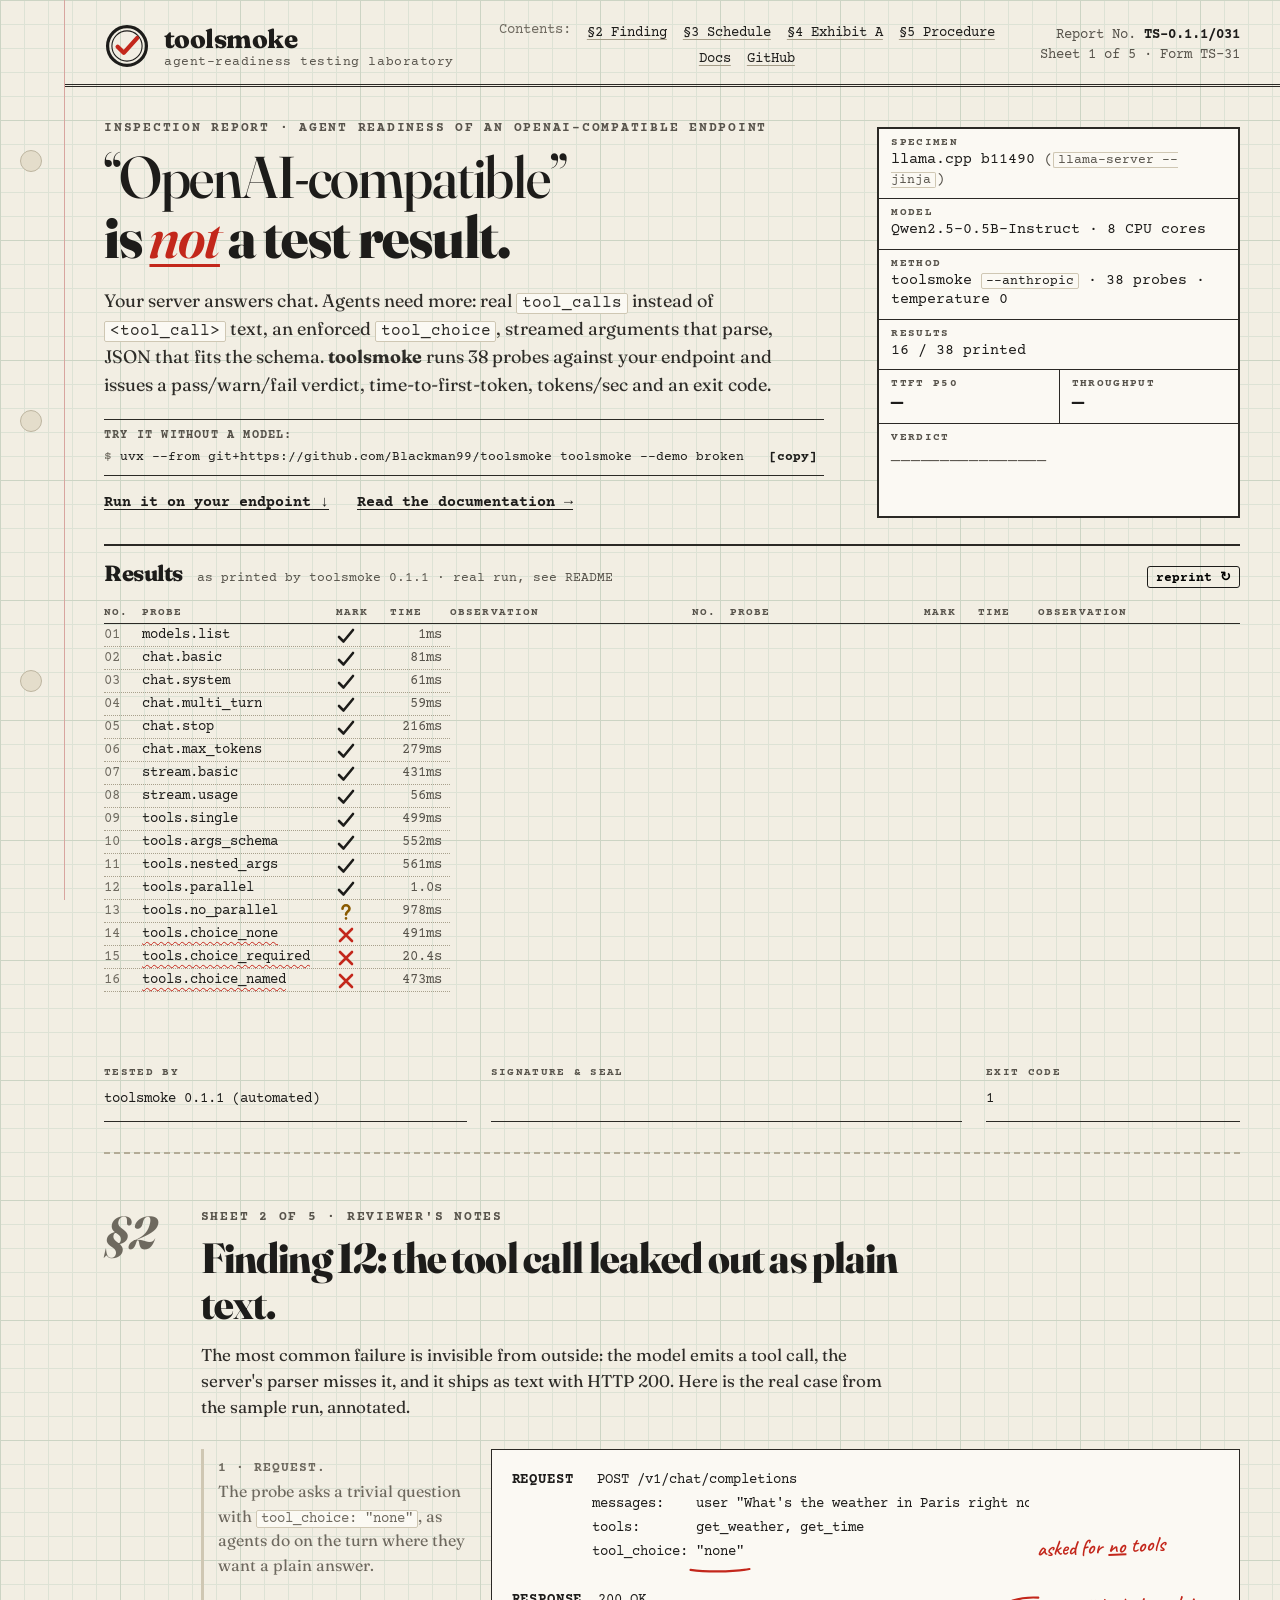
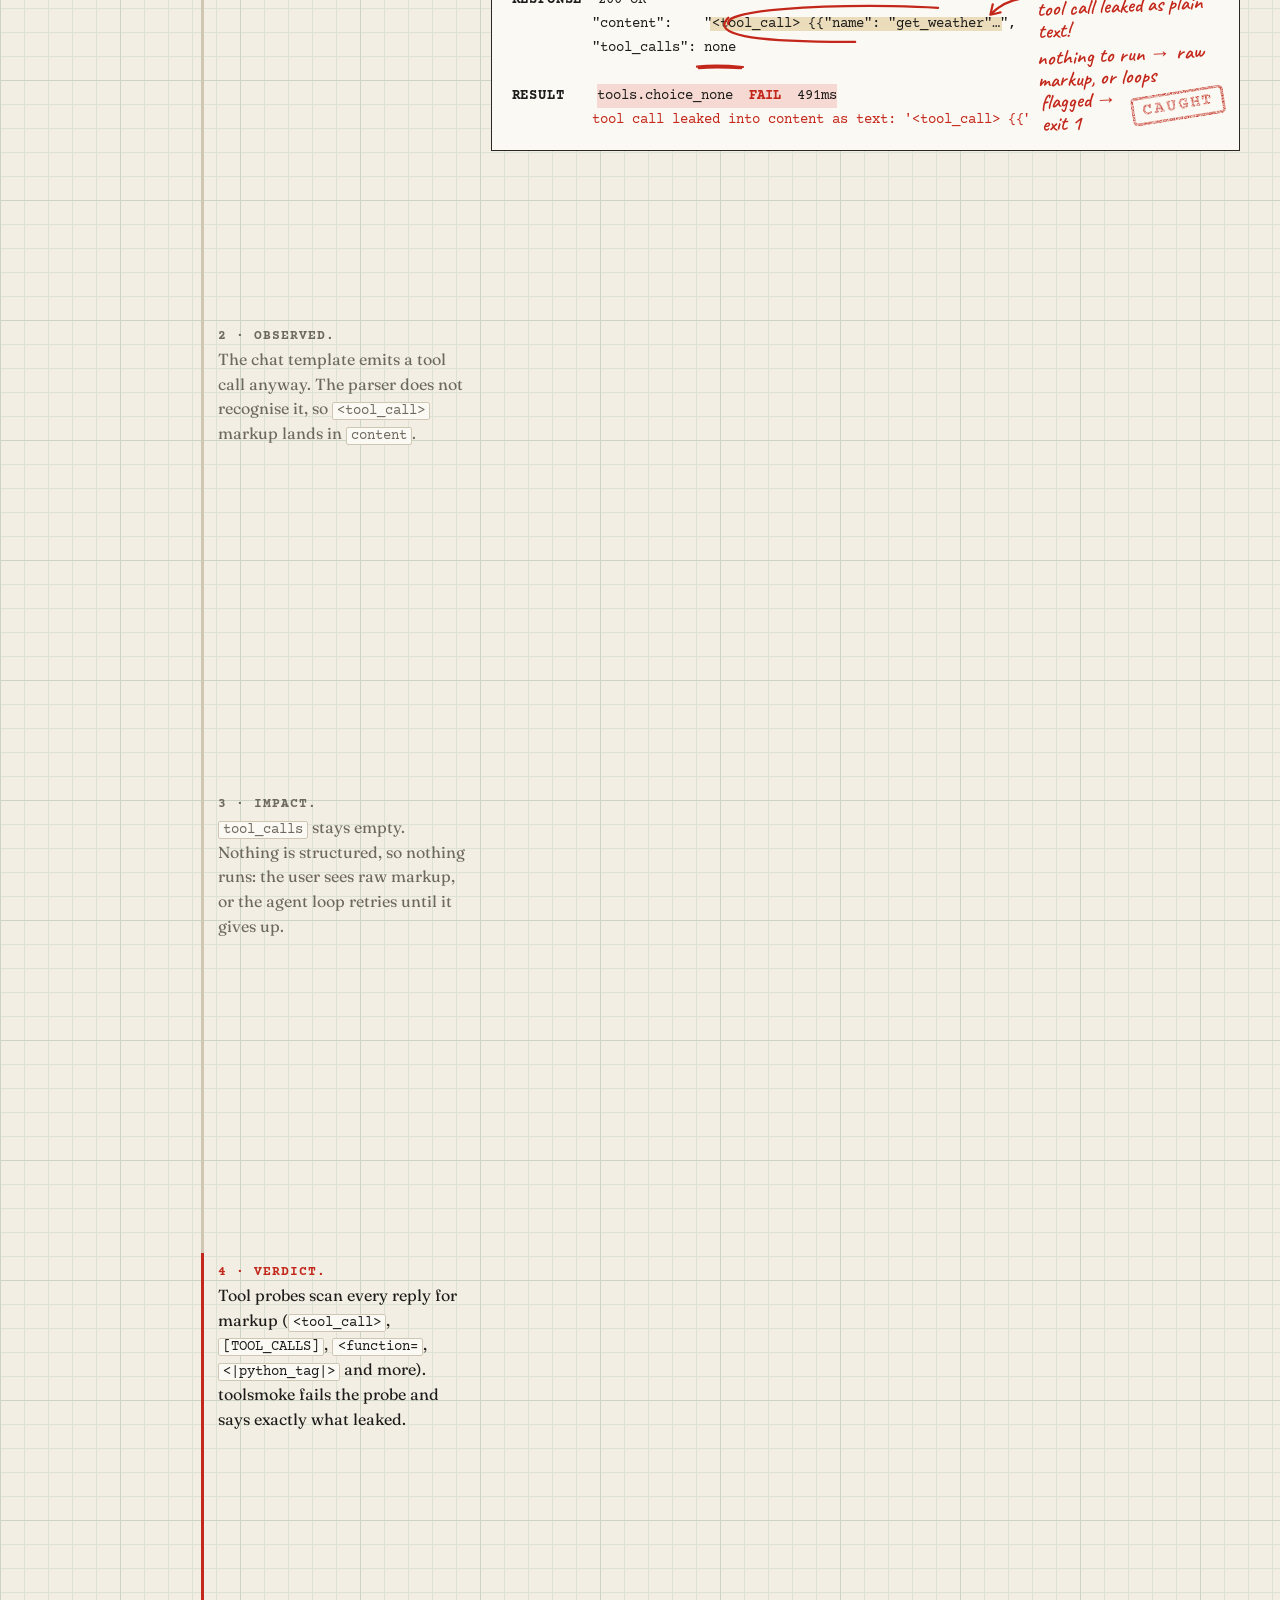
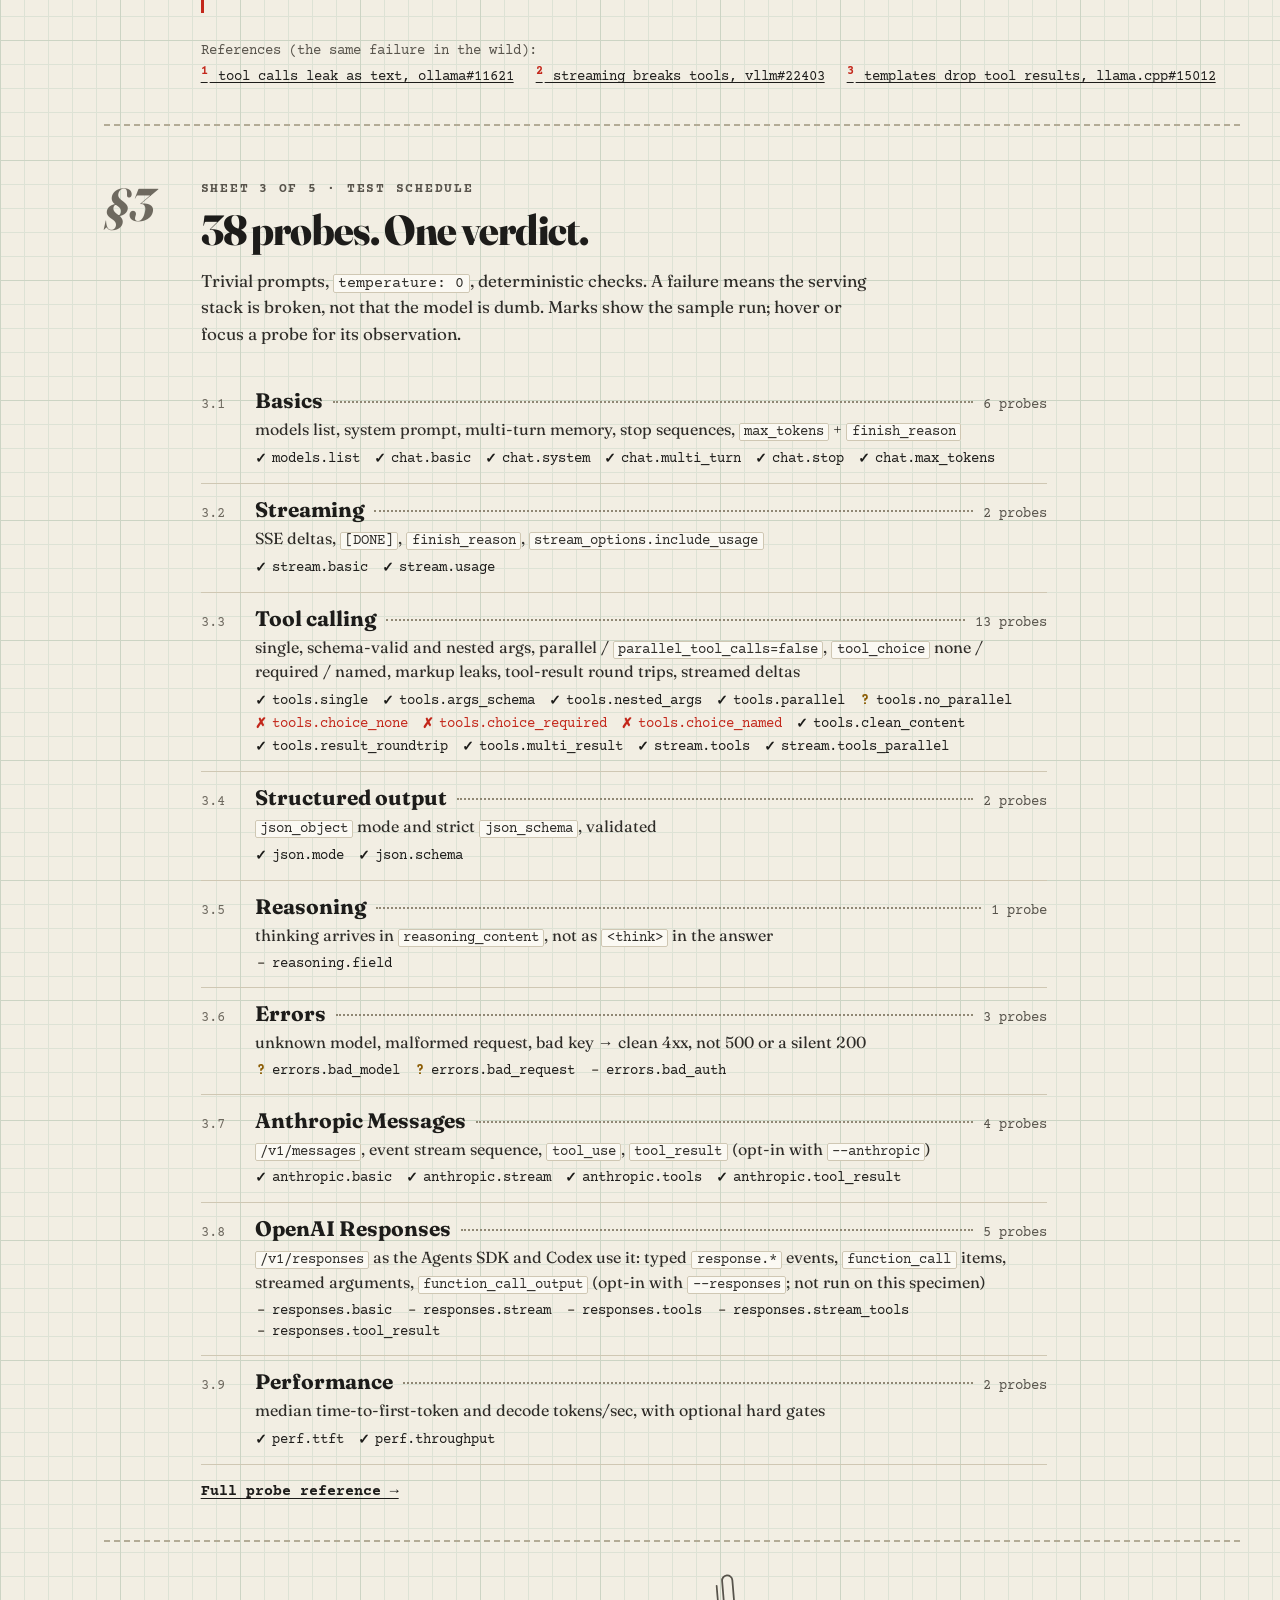
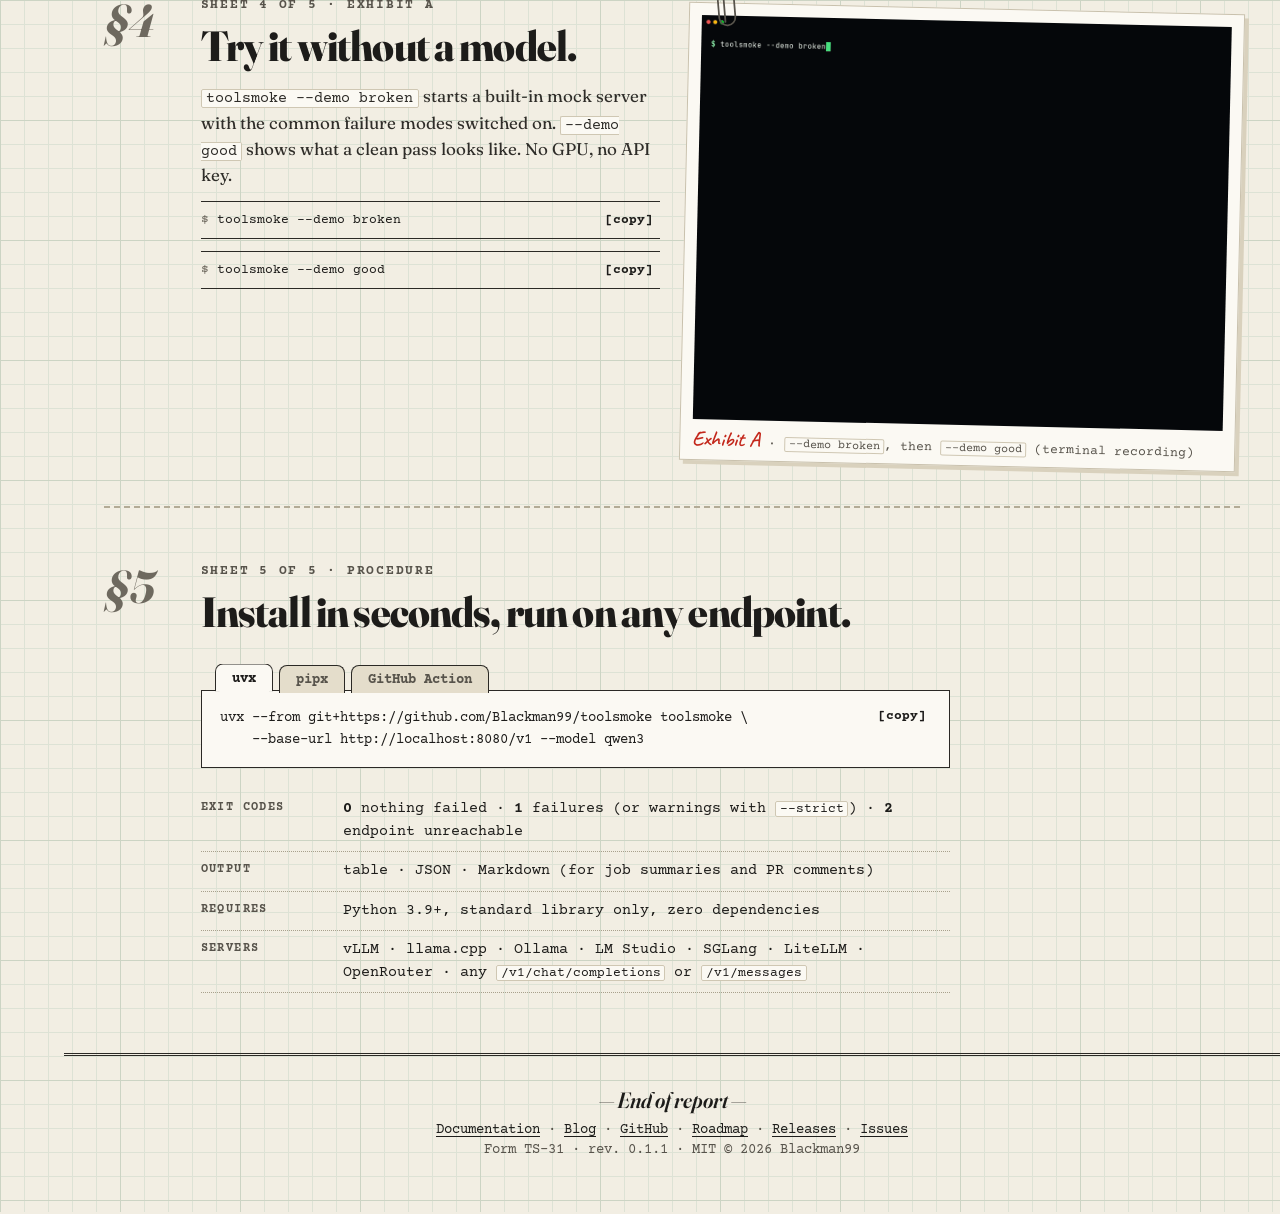
<file: site/index.html>
<!doctype html>
<html lang="en">
<head>
<meta charset="utf-8">
<meta name="viewport" content="width=device-width, initial-scale=1">
<title>toolsmoke: does your LLM endpoint actually work for agents?</title>
<meta name="description" content="Tell you in one command whether your LLM endpoint actually works for agents (tool calling, streaming, structured output) and how fast it is.">
<link rel="canonical" href="https://blackman99.github.io/toolsmoke/">
<meta property="og:type" content="website">
<meta property="og:site_name" content="toolsmoke">
<meta property="og:title" content="toolsmoke: does your LLM endpoint actually work for agents?">
<meta property="og:description" content="Tell you in one command whether your LLM endpoint actually works for agents (tool calling, streaming, structured output) and how fast it is.">
<meta property="og:url" content="https://blackman99.github.io/toolsmoke/">
<meta property="og:image" content="https://blackman99.github.io/toolsmoke/social-preview.png">
<meta property="og:image:type" content="image/png">
<meta property="og:image:width" content="1280">
<meta property="og:image:height" content="640">
<meta property="og:image:alt" content="toolsmoke: one command tells you whether your LLM endpoint works for agents, with a pass/warn/fail probe table">
<meta name="twitter:card" content="summary_large_image">
<meta name="twitter:title" content="toolsmoke: does your LLM endpoint actually work for agents?">
<meta name="twitter:description" content="Tell you in one command whether your LLM endpoint actually works for agents (tool calling, streaming, structured output) and how fast it is.">
<meta name="twitter:image" content="https://blackman99.github.io/toolsmoke/social-preview.png">
<meta name="twitter:image:alt" content="toolsmoke: one command tells you whether your LLM endpoint works for agents, with a pass/warn/fail probe table">
<meta name="theme-color" content="#f2eee3">
<link rel="icon" href="favicon.svg" type="image/svg+xml">
<link rel="preload" href="fonts/fraunces.woff2" as="font" type="font/woff2" crossorigin>
<link rel="preload" href="fonts/courier-prime-regular.woff2" as="font" type="font/woff2" crossorigin>
<link rel="stylesheet" href="style.css">
</head>
<body>
<a class="skip" href="#report">Skip to the report</a>
<div class="holes" aria-hidden="true"><i></i><i></i><i></i></div>

<header class="letterhead">
  <a class="mark" href="#report">
    <svg viewBox="0 0 64 64" width="46" height="46" aria-hidden="true"><circle cx="32" cy="32" r="27" fill="none" stroke="currentColor" stroke-width="4.5"/><circle cx="32" cy="32" r="21" fill="none" stroke="currentColor" stroke-width="1.5"/><path d="M19 33l8.5 8.5L46 21" fill="none" stroke="#c3271b" stroke-width="6" stroke-linecap="round" stroke-linejoin="round"/></svg>
    <span class="lab"><b>toolsmoke</b><small>agent-readiness testing laboratory</small></span>
  </a>
  <nav class="contents" aria-label="Contents">
    <span class="lbl">Contents:</span>
    <a href="#findings">§2 Finding</a>
    <a href="#schedule">§3 Schedule</a>
    <a href="#exhibit">§4 Exhibit A</a>
    <a href="#procedure">§5 Procedure</a>
    <a href="docs/">Docs</a>
    <a href="https://github.com/Blackman99/toolsmoke">GitHub</a>
  </nav>
  <p class="refno">Report&nbsp;No. <b>TS-0.1.1/031</b><br>Sheet 1 of 5 · Form TS-31</p>
</header>

<main id="report">
<section class="s-head" aria-labelledby="title">
  <div class="title">
    <p class="kicker">Inspection report · agent readiness of an OpenAI-compatible endpoint</p>
    <h1 id="title"><span class="q">“OpenAI&#8209;compatible”</span> is <em>not</em> a test result.</h1>
    <p class="lede">Your server answers chat. Agents need more: real <code>tool_calls</code> instead of <code>&lt;tool_call&gt;</code> text, an enforced <code>tool_choice</code>, streamed arguments that parse, JSON that fits the schema. <strong>toolsmoke</strong> runs 38 probes against your endpoint and issues a pass/warn/fail verdict, time-to-first-token, tokens/sec and an exit code.</p>
    <div class="typed" data-copy>
      <span class="typed-lbl">Try it without a model:</span>
      <code><span class="pr">$</span> uvx --from git+https://github.com/Blackman99/toolsmoke toolsmoke --demo broken</code>
      <button class="copy" type="button" aria-label="Copy command">[copy]</button>
    </div>
    <p class="go"><a href="#procedure">Run it on your endpoint ↓</a><a href="docs/">Read the documentation →</a></p>
  </div>

  <dl class="form" aria-label="Report particulars">
    <div><dt>Specimen</dt><dd>llama.cpp b11490 <span>(<code>llama-server --jinja</code>)</span></dd></div>
    <div><dt>Model</dt><dd>Qwen2.5-0.5B-Instruct · 8 CPU cores</dd></div>
    <div><dt>Method</dt><dd>toolsmoke <code>--anthropic</code> · 38 probes · temperature 0</dd></div>
    <div><dt>Results</dt><dd id="f-results">awaiting print</dd></div>
    <div class="half"><dt>TTFT p50</dt><dd id="f-ttft">—</dd></div><div class="half h2"><dt>Throughput</dt><dd id="f-tps">—</dd></div>
    <div class="verdict"><dt>Verdict</dt><dd><span id="f-verdict"><span class="blank">________________</span></span>
      <span class="stamp" id="stamp" aria-hidden="true"><b>NOT AGENT&#8209;READY</b><small>3 failing probes · exit 1</small></span></dd>
    </div>
  </dl>
</section>

<section class="s-results" aria-labelledby="res-h">
  <div class="res-bar">
    <h2 id="res-h">Results <small>as printed by toolsmoke 0.1.1 · real run, see README</small></h2>
    <button class="reprint" id="reprint" type="button">reprint ↻</button>
  </div>
  <div class="res-head" aria-hidden="true"><div class="rh"><span>No.</span><span>Probe</span><span>Mark</span><span>Time</span><span>Observation</span></div><div class="rh"><span>No.</span><span>Probe</span><span>Mark</span><span>Time</span><span>Observation</span></div></div>
  <ol class="results" id="results" aria-label="Probe results"></ol>
  <p class="summary" id="summary" aria-live="polite"></p>
  <div class="sign">
    <div><span class="lbl">Tested by</span><span class="val">toolsmoke 0.1.1 (automated)</span></div>
    <div class="sig"><span class="lbl">Signature &amp; seal</span><span class="hand" id="sig">toolsmoke</span><img class="seal" id="seal" src="seal.svg" alt="toolsmoke inspection seal" width="112" height="112" loading="lazy" decoding="async"></div>
    <div><span class="lbl">Exit code</span><span class="val">1</span></div>
  </div>
</section>

<section class="s-find" id="findings" aria-labelledby="find-h">
  <div class="sec-no" aria-hidden="true">§2</div>
  <header class="sec-title">
    <p class="kicker">Sheet 2 of 5 · reviewer's notes</p>
    <h2 id="find-h">Finding 12: the tool call leaked out as plain text.</h2>
    <p class="intro">The most common failure is invisible from outside: the model emits a tool call, the server's parser misses it, and it ships as text with HTTP 200. Here is the real case from the sample run, annotated.</p>
  </header>
  <ol class="log" id="log">
    <li data-step="1"><b>1 · Request.</b> The probe asks a trivial question with <code>tool_choice: "none"</code>, as agents do on the turn where they want a plain answer.</li>
    <li data-step="2"><b>2 · Observed.</b> The chat template emits a tool call anyway. The parser does not recognise it, so <code>&lt;tool_call&gt;</code> markup lands in <code>content</code>.</li>
    <li data-step="3"><b>3 · Impact.</b> <code>tool_calls</code> stays empty. Nothing is structured, so nothing runs: the user sees raw markup, or the agent loop retries until it gives up.</li>
    <li data-step="4"><b>4 · Verdict.</b> Tool probes scan every reply for markup (<code>&lt;tool_call&gt;</code>, <code>[TOOL_CALLS]</code>, <code>&lt;function=</code>, <code>&lt;|python_tag|&gt;</code> and more). toolsmoke fails the probe and says exactly what leaked.</li>
  </ol>
  <div class="exhibit-text" id="sheet2" data-step="1" aria-label="Annotated request and response">
<pre><span class="h">REQUEST</span>   POST /v1/chat/completions
          messages:    user "What's the weather in Paris right now?"
          tools:       get_weather, get_time
          tool_choice: <span class="ann a1">"none"<svg viewBox="0 0 100 30" preserveAspectRatio="none" aria-hidden="true"><path pathLength="1" d="M4 22c22 5 62 6 92-2"/></svg></span>

<span class="h">RESPONSE</span>  200 OK
          "content":    "<span class="ann a2"><mark>&lt;tool_call&gt; {{"name": "get_weather"…</mark><svg viewBox="0 0 100 40" preserveAspectRatio="none" aria-hidden="true"><path pathLength="1" d="M8 20C6 6 40 2 62 3s38 7 35 18-30 17-55 16S2 31 8 14"/></svg></span>",
          "tool_calls": <span class="ann a3">none<svg viewBox="0 0 100 30" preserveAspectRatio="none" aria-hidden="true"><path pathLength="1" d="M2 24c30-4 60-3 96 1M6 28c28-3 56-2 88 0"/></svg></span>

<span class="h">RESULT</span>    <span class="ann a4">tools.choice_none  <span class="f">FAIL</span>  491ms</span>
          <span class="obs">tool call leaked into content as text: '&lt;tool_call&gt; {{"name": "get_weather"…</span></pre>
    <p class="note n1" aria-hidden="true">asked for <u>no</u> tools</p>
    <p class="note n2" aria-hidden="true"><svg class="arrow" viewBox="0 0 60 30" aria-hidden="true"><path pathLength="1" d="M58 6C40 4 20 8 6 22M6 22l3-11M6 22l11-2"/></svg>tool call leaked as plain text!</p>
    <p class="note n3" aria-hidden="true">nothing to run → raw markup, or loops</p>
    <p class="note n4" aria-hidden="true">flagged → exit&nbsp;1</p>
    <div class="caught" aria-hidden="true">CAUGHT</div>
  </div>
  <p class="refs"><span class="lbl">References (the same failure in the wild):</span>
    <a href="https://github.com/ollama/ollama/issues/11621"><sup>1</sup> tool calls leak as text, ollama#11621</a>
    <a href="https://github.com/vllm-project/vllm/issues/22403"><sup>2</sup> streaming breaks tools, vllm#22403</a>
    <a href="https://github.com/ggml-org/llama.cpp/issues/15012"><sup>3</sup> templates drop tool results, llama.cpp#15012</a></p>
</section>

<section class="s-sched" id="schedule" aria-labelledby="sched-h">
  <div class="sec-no" aria-hidden="true">§3</div>
  <header class="sec-title">
    <p class="kicker">Sheet 3 of 5 · test schedule</p>
    <h2 id="sched-h">38 probes. One verdict.</h2>
    <p class="intro">Trivial prompts, <code>temperature: 0</code>, deterministic checks. A failure means the serving stack is broken, not that the model is dumb. Marks show the sample run; hover or focus a probe for its observation.</p>
  </header>
  <ol class="sched" id="sched">
    <li data-g="basics"><span class="gn">3.1</span><span class="gt">Basics</span><span class="lead" aria-hidden="true"></span><span class="gc"></span><p>models list, system prompt, multi-turn memory, stop sequences, <code>max_tokens</code> + <code>finish_reason</code></p></li>
    <li data-g="streaming"><span class="gn">3.2</span><span class="gt">Streaming</span><span class="lead" aria-hidden="true"></span><span class="gc"></span><p>SSE deltas, <code>[DONE]</code>, <code>finish_reason</code>, <code>stream_options.include_usage</code></p></li>
    <li data-g="tools"><span class="gn">3.3</span><span class="gt">Tool calling</span><span class="lead" aria-hidden="true"></span><span class="gc"></span><p>single, schema-valid and nested args, parallel / <code>parallel_tool_calls=false</code>, <code>tool_choice</code> none / required / named, markup leaks, tool-result round trips, streamed deltas</p></li>
    <li data-g="structured"><span class="gn">3.4</span><span class="gt">Structured output</span><span class="lead" aria-hidden="true"></span><span class="gc"></span><p><code>json_object</code> mode and strict <code>json_schema</code>, validated</p></li>
    <li data-g="reasoning"><span class="gn">3.5</span><span class="gt">Reasoning</span><span class="lead" aria-hidden="true"></span><span class="gc"></span><p>thinking arrives in <code>reasoning_content</code>, not as <code>&lt;think&gt;</code> in the answer</p></li>
    <li data-g="errors"><span class="gn">3.6</span><span class="gt">Errors</span><span class="lead" aria-hidden="true"></span><span class="gc"></span><p>unknown model, malformed request, bad key → clean 4xx, not 500 or a silent 200</p></li>
    <li data-g="anthropic"><span class="gn">3.7</span><span class="gt">Anthropic Messages</span><span class="lead" aria-hidden="true"></span><span class="gc"></span><p><code>/v1/messages</code>, event stream sequence, <code>tool_use</code>, <code>tool_result</code> (opt-in with <code>--anthropic</code>)</p></li>
    <li data-g="responses"><span class="gn">3.8</span><span class="gt">OpenAI Responses</span><span class="lead" aria-hidden="true"></span><span class="gc"></span><p><code>/v1/responses</code> as the Agents SDK and Codex use it: typed <code>response.*</code> events, <code>function_call</code> items, streamed arguments, <code>function_call_output</code> (opt-in with <code>--responses</code>; not run on this specimen)</p></li>
    <li data-g="performance"><span class="gn">3.9</span><span class="gt">Performance</span><span class="lead" aria-hidden="true"></span><span class="gc"></span><p>median time-to-first-token and decode tokens/sec, with optional hard gates</p></li>
  </ol>
  <p class="more"><a href="docs/probes/">Full probe reference →</a></p>
</section>

<section class="s-exhibit" id="exhibit" aria-labelledby="ex-h">
  <div class="sec-no" aria-hidden="true">§4</div>
  <header class="sec-title">
    <p class="kicker">Sheet 4 of 5 · exhibit A</p>
    <h2 id="ex-h">Try it without a model.</h2>
    <p class="intro"><code>toolsmoke --demo broken</code> starts a built-in mock server with the common failure modes switched on. <code>--demo good</code> shows what a clean pass looks like. No GPU, no API key.</p>
    <div class="typed small" data-copy><code><span class="pr">$</span> toolsmoke --demo broken</code><button class="copy" type="button" aria-label="Copy command">[copy]</button></div>
    <div class="typed small" data-copy><code><span class="pr">$</span> toolsmoke --demo good</code><button class="copy" type="button" aria-label="Copy command">[copy]</button></div>
  </header>
  <figure class="print">
    <svg class="clip" viewBox="0 0 30 80" aria-hidden="true"><path d="M10 70V14a7 7 0 0114 0v50a11 11 0 01-22 0V20" fill="none" stroke="#57534b" stroke-width="2.4" stroke-linecap="round"/></svg>
    <img src="demo.gif" width="1180" height="900" loading="lazy" decoding="async" alt="Terminal recording: toolsmoke --demo broken reports 13 failing probes, then toolsmoke --demo good passes every tool, streaming and JSON probe and prints AGENT-READY">
    <figcaption><span class="hand">Exhibit A</span> · <code>--demo broken</code>, then <code>--demo good</code> (terminal recording)</figcaption>
  </figure>
</section>

<section class="s-proc" id="procedure" aria-labelledby="proc-h">
  <div class="sec-no" aria-hidden="true">§5</div>
  <header class="sec-title">
    <p class="kicker">Sheet 5 of 5 · procedure</p>
    <h2 id="proc-h">Install in seconds, run on any endpoint.</h2>
  </header>
  <div class="folder">
    <div class="tabs" role="tablist" aria-label="Install method">
      <button class="tab" role="tab" aria-selected="true" aria-controls="tab-uvx" id="t-uvx" data-tab="uvx">uvx</button>
      <button class="tab" role="tab" aria-selected="false" aria-controls="tab-pipx" id="t-pipx" data-tab="pipx" tabindex="-1">pipx</button>
      <button class="tab" role="tab" aria-selected="false" aria-controls="tab-action" id="t-action" data-tab="action" tabindex="-1">GitHub Action</button>
    </div>
    <div class="panel" role="tabpanel" id="tab-uvx" aria-labelledby="t-uvx" data-copy><pre><code>uvx --from git+https://github.com/Blackman99/toolsmoke toolsmoke \
    --base-url http://localhost:8080/v1 --model qwen3</code></pre><button class="copy" type="button" aria-label="Copy">[copy]</button></div>
    <div class="panel" role="tabpanel" id="tab-pipx" aria-labelledby="t-pipx" data-copy hidden><pre><code>pipx install git+https://github.com/Blackman99/toolsmoke
OPENAI_API_KEY=sk-... toolsmoke --base-url https://api.example.com/v1 --model my-model --anthropic</code></pre><button class="copy" type="button" aria-label="Copy">[copy]</button></div>
    <div class="panel" role="tabpanel" id="tab-action" aria-labelledby="t-action" data-copy hidden><pre><code>- uses: Blackman99/toolsmoke@v0.1.1
  with:
    base-url: https://llm.example.com/v1
    model: qwen3-coder
    api-key: ${{ secrets.LLM_API_KEY }}
    max-ttft: "1500"</code></pre><button class="copy" type="button" aria-label="Copy">[copy]</button></div>
  </div>
  <dl class="notes">
    <div><dt>Exit codes</dt><dd><b>0</b> nothing failed · <b>1</b> failures (or warnings with <code>--strict</code>) · <b>2</b> endpoint unreachable</dd></div>
    <div><dt>Output</dt><dd>table · JSON · Markdown (for job summaries and PR comments)</dd></div>
    <div><dt>Requires</dt><dd>Python 3.9+, standard library only, zero dependencies</dd></div>
    <div><dt>Servers</dt><dd>vLLM · llama.cpp · Ollama · LM Studio · SGLang · LiteLLM · OpenRouter · any <code>/v1/chat/completions</code> or <code>/v1/messages</code></dd></div>
  </dl>
</section>
</main>

<footer class="end">
  <p class="eor">— End of report —</p>
  <p class="links"><a href="docs/">Documentation</a> · <a href="docs/blog/">Blog</a> · <a href="https://github.com/Blackman99/toolsmoke">GitHub</a> · <a href="https://github.com/Blackman99/toolsmoke/blob/main/ROADMAP.md">Roadmap</a> · <a href="https://github.com/Blackman99/toolsmoke/releases">Releases</a> · <a href="https://github.com/Blackman99/toolsmoke/issues">Issues</a></p>
  <p class="form-no">Form TS-31 · rev. 0.1.1 · MIT © 2026 Blackman99</p>
</footer>
<script src="app.js" defer></script>
</body>
</html>
</file>
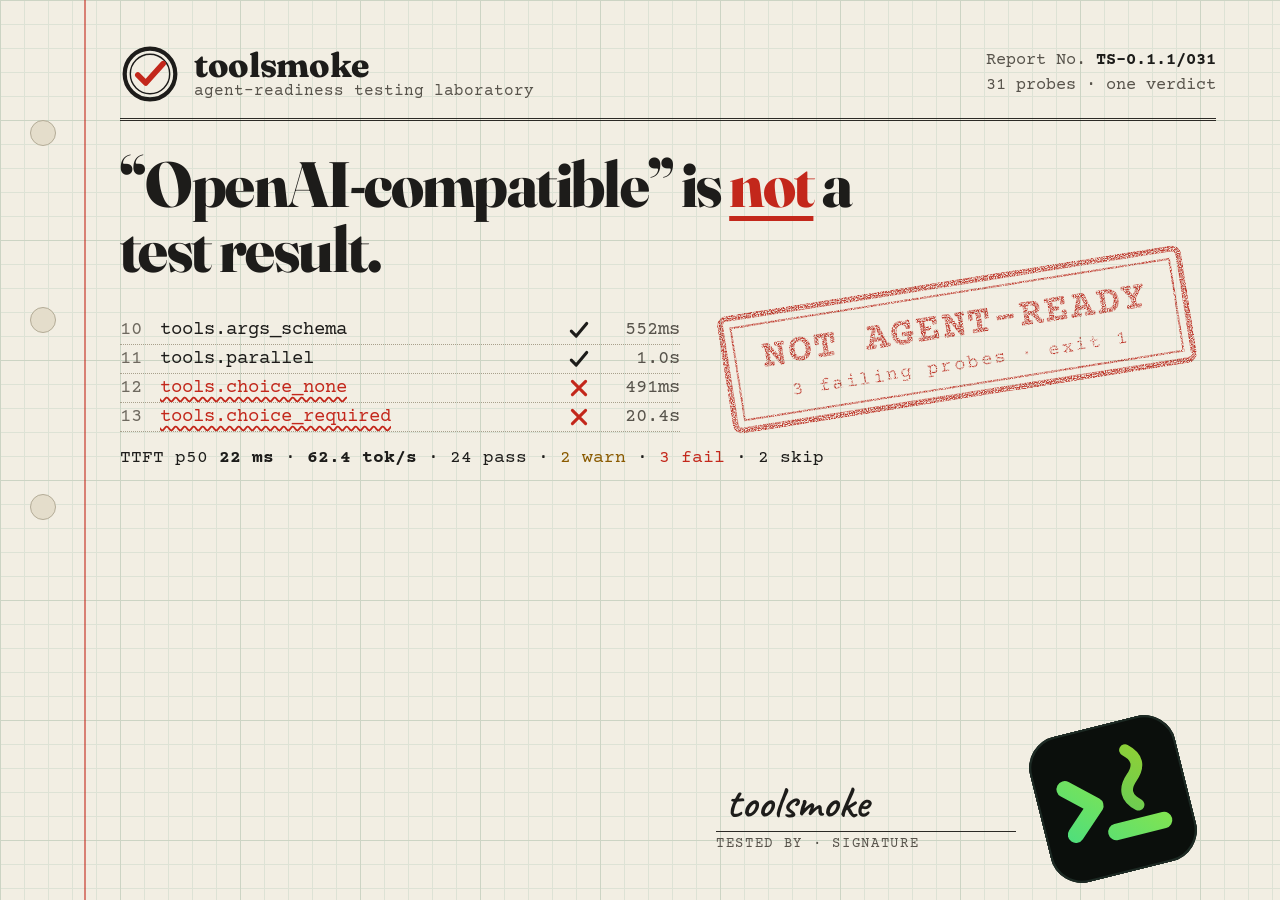
<file: .github/assets/social-preview.html>
<!doctype html>
<!-- Source of site/social-preview.png (1280x640) and, with #docs, docs/assets/og-docs.png (1200x630). Render:
  google-chrome --headless --disable-gpu --no-sandbox --hide-scrollbars --force-device-scale-factor=1 \
    --window-size=1280,640 --screenshot=site/social-preview.png .github/assets/social-preview.html
  google-chrome --headless --disable-gpu --no-sandbox --hide-scrollbars --force-device-scale-factor=1 \
    --window-size=1200,630 --screenshot=docs/assets/og-docs.png "file://$PWD/.github/assets/social-preview.html#docs"
  Same "inspection report" style as the landing page (site/DESIGN.md). Numbers come from the README sample run. -->
<html lang="en"><head><meta charset="utf-8"><title>toolsmoke social preview</title>
<style>
@font-face{font-family:"Fraunces";src:url(../../site/fonts/fraunces.woff2) format("woff2");font-weight:400 900}
@font-face{font-family:"Courier Prime";src:url(../../site/fonts/courier-prime-regular.woff2) format("woff2");font-weight:400}
@font-face{font-family:"Courier Prime";src:url(../../site/fonts/courier-prime-bold.woff2) format("woff2");font-weight:700}
@font-face{font-family:"Caveat";src:url(../../site/fonts/caveat.woff2) format("woff2");font-weight:500 700}
*{box-sizing:border-box}
html,body{margin:0;width:100vw;height:100vh;overflow:hidden}
body{position:relative;color:#1d1c1a;font-family:"Courier Prime",monospace;background:#f2eee3 url("data:image/svg+xml,%3Csvg xmlns='http://www.w3.org/2000/svg' width='120' height='120'%3E%3Cpath d='M0 24.5H120M0 48.5H120M0 72.5H120M0 96.5H120M24.5 0V120M48.5 0V120M72.5 0V120M96.5 0V120' stroke='%23dde2d5'/%3E%3Cpath d='M0 .5H120M.5 0V120' stroke='%23ccd4c4'/%3E%3C/svg%3E") 0 0/120px 120px}
.holes i{position:absolute;left:30px;width:26px;height:26px;border-radius:50%;background:#e4ddcb;border:1.5px solid #b3ab96}
.margin{position:absolute;left:84px;top:0;bottom:0;width:2px;background:#c3271b;opacity:.55}
.sheet{position:absolute;left:120px;right:64px;top:44px;bottom:40px}
.head{display:flex;justify-content:space-between;align-items:center;border-bottom:3px double #2b2925;padding-bottom:14px}
.mark{display:flex;align-items:center;gap:14px}
.mark b{display:block;font:800 34px/1 "Fraunces",serif;letter-spacing:-.01em}
.mark small{font-size:16px;color:#57534b}
.ref{text-align:right;font-size:17px;color:#57534b;line-height:1.45}.ref b{color:#1d1c1a}
h1{margin:30px 0 0;font:800 64px/1.02 "Fraunces",serif;letter-spacing:-.025em;font-variation-settings:"opsz" 144;max-width:760px}
h1 em{font-style:normal;color:#c3271b;text-decoration:underline;text-decoration-thickness:5px;text-underline-offset:9px}
.rows{margin:34px 0 0;padding:0;list-style:none;width:560px;font-size:19px}
.rows li{display:grid;grid-template-columns:40px 1fr 30px 82px;align-items:center;padding:3px 0;border-bottom:1px dotted #a8a08c}
.rows .n{color:#6e695f}.rows .t{text-align:right;color:#57534b}
.rows svg{width:22px;height:22px}.rows path{fill:none;stroke-width:2.8;stroke-linecap:round;stroke-linejoin:round}
.FAIL .id{color:#c3271b;text-decoration:underline wavy #c3271b;text-underline-offset:4px}
.sum{margin:16px 0 0;font-size:18px;white-space:nowrap}.sum b{font-weight:700}.sum .w{color:#8a5a00}.sum .f{color:#c3271b}
.stamp{position:absolute;right:24px;top:236px;display:flex;flex-direction:column;align-items:center;color:#c3271b;border:6px solid currentColor;border-radius:10px;outline:2.5px solid currentColor;outline-offset:-14px;padding:22px 34px 18px;transform:rotate(-9deg);opacity:.9;mix-blend-mode:multiply;-webkit-mask-image:url("data:image/svg+xml,%3Csvg xmlns='http://www.w3.org/2000/svg' width='240' height='120'%3E%3Cfilter id='n'%3E%3CfeTurbulence type='fractalNoise' baseFrequency='.85' numOctaves='2' seed='7'/%3E%3CfeColorMatrix values='0 0 0 0 0 0 0 0 0 0 0 0 0 0 0 0 0 0 -2.4 1.75'/%3E%3C/filter%3E%3Crect width='240' height='120' filter='url(%23n)'/%3E%3C/svg%3E");-webkit-mask-size:240px 120px}
.stamp b{font-size:40px;letter-spacing:.05em;line-height:1}.stamp small{font-size:19px;letter-spacing:.14em;margin-top:6px}
.seal{position:absolute;right:28px;bottom:-14px;width:150px;height:150px;transform:rotate(-14deg)}
.docs .rows,.docs .sum,.docs .stamp{display:none}.docs .seal{width:250px;height:250px;right:60px;bottom:110px;transform:rotate(-10deg)}.docs .lead{max-width:700px}.d{display:none}.docs .d{display:block}.docs .nd{display:none}
.lead{margin:22px 0 0;font:21px/1.5 "Courier Prime",monospace;color:#57534b;max-width:620px}
.sig{position:absolute;right:200px;bottom:8px;width:300px;border-top:1.5px solid #2b2925;padding-top:4px;font-size:14px;letter-spacing:.12em;color:#57534b;text-transform:uppercase}
.sig span{position:absolute;left:10px;bottom:22px;font:600 44px "Caveat",cursive;color:#1d1c1a;text-transform:none;letter-spacing:0}
</style></head>
<body>
<script>if (location.hash === "#docs") document.body.classList.add("docs")</script>
<div class="holes"><i style="top:120px"></i><i style="top:307px"></i><i style="top:494px"></i></div>
<div class="margin"></div>
<div class="sheet">
  <div class="head">
    <div class="mark"><svg viewBox="0 0 64 64" width="60" height="60"><circle cx="32" cy="32" r="27" fill="none" stroke="#1d1c1a" stroke-width="4.5"/><circle cx="32" cy="32" r="21" fill="none" stroke="#1d1c1a" stroke-width="1.5"/><path d="M19 33l8.5 8.5L46 21" fill="none" stroke="#c3271b" stroke-width="6" stroke-linecap="round" stroke-linejoin="round"/></svg>
      <div><b>toolsmoke</b><small>agent-readiness testing laboratory</small></div></div>
    <div class="ref">Report No. <b>TS-0.1.1/031</b><br><span class="nd">31 probes · one verdict</span><span class="d">Appendix: documentation</span></div>
  </div>
  <h1 class="nd">“OpenAI-compatible” is <em>not</em> a test result.</h1>
  <h1 class="d">Install, usage, <em>probe reference</em> and the GitHub Action.</h1>
  <p class="lead d">toolsmoke docs · 31 probes · pass / warn / fail · exit code · OpenAI &amp; Anthropic APIs · zero dependencies</p>
  <ol class="rows">
    <li class="PASS"><span class="n">10</span><span class="id">tools.args_schema</span><svg viewBox="0 0 20 20"><path stroke="#1d1c1a" d="M3 11l4.5 4.5L17 4"/></svg><span class="t">552ms</span></li>
    <li class="PASS"><span class="n">11</span><span class="id">tools.parallel</span><svg viewBox="0 0 20 20"><path stroke="#1d1c1a" d="M3 11l4.5 4.5L17 4"/></svg><span class="t">1.0s</span></li>
    <li class="FAIL"><span class="n">12</span><span class="id">tools.choice_none</span><svg viewBox="0 0 20 20"><path stroke="#c3271b" d="M4 4l12 12M16 4L4 16"/></svg><span class="t">491ms</span></li>
    <li class="FAIL"><span class="n">13</span><span class="id">tools.choice_required</span><svg viewBox="0 0 20 20"><path stroke="#c3271b" d="M4 4l12 12M16 4L4 16"/></svg><span class="t">20.4s</span></li>
  </ol>
  <p class="sum">TTFT p50 <b>22 ms</b> · <b>62.4 tok/s</b> · 24 pass · <span class="w">2 warn</span> · <span class="f">3 fail</span> · 2 skip</p>
  <div class="stamp"><b>NOT AGENT‑READY</b><small>3 failing probes · exit 1</small></div>
  <div class="sig"><span>toolsmoke</span>Tested by · signature</div>
  <img class="seal" src="../../assets/logo.svg" alt="">
</div>
</body></html>
</file>
<file: site/style.css>
/* toolsmoke landing: a laboratory inspection report. See site/DESIGN.md. No gradients, no glow, no blur. */
@font-face{font-family:"Fraunces";src:url(fonts/fraunces.woff2) format("woff2");font-weight:400 900;font-display:swap}
@font-face{font-family:"Fraunces";src:url(fonts/fraunces-italic.woff2) format("woff2");font-weight:400 700;font-style:italic;font-display:swap}
@font-face{font-family:"Courier Prime";src:url(fonts/courier-prime-regular.woff2) format("woff2");font-weight:400;font-display:swap}
@font-face{font-family:"Courier Prime";src:url(fonts/courier-prime-bold.woff2) format("woff2");font-weight:700;font-display:swap}
@font-face{font-family:"Caveat";src:url(fonts/caveat.woff2) format("woff2");font-weight:500 700;font-display:swap}
:root{
  --paper:#f2eee3;--paper2:#e4ddcb;--white:#fbf9f3;--rule:#2b2925;--ink:#1d1c1a;--ink2:#57534b;--ink3:#6e695f;
  --red:#c3271b;--ochre:#8a5a00;--hi:#e2cc96;
  --serif:"Fraunces",Georgia,serif;--type:"Courier Prime",monospace;--hand:"Caveat",cursive;
  --lh:24px;--holes:64px;--ease:cubic-bezier(.3,.7,.2,1)
}
*{box-sizing:border-box}
html{-webkit-text-size-adjust:100%;scroll-behavior:smooth}
body{margin:0;color:var(--ink);background:var(--paper) url("data:image/svg+xml,%3Csvg xmlns='http://www.w3.org/2000/svg' width='120' height='120'%3E%3Cpath d='M0 24.5H120M0 48.5H120M0 72.5H120M0 96.5H120M24.5 0V120M48.5 0V120M72.5 0V120M96.5 0V120' stroke='%23dde2d5' stroke-width='1'/%3E%3Cpath d='M0 .5H120M.5 0V120' stroke='%23ccd4c4' stroke-width='1'/%3E%3C/svg%3E") 0 0/120px 120px;font:17px/1.55 var(--serif);font-optical-sizing:auto;overflow-x:hidden}
a{color:var(--ink);text-decoration:underline;text-decoration-thickness:1px;text-underline-offset:3px}
a:hover{text-decoration-style:wavy;text-decoration-color:var(--red)}
code{font:.9em var(--type);background:var(--white);border:1px solid #cfc7b3;padding:0 .3em;border-radius:2px}
:focus-visible{outline:2px dashed var(--red);outline-offset:3px}
.skip{position:absolute;left:-999px;top:8px;background:var(--ink);color:var(--paper);padding:6px 10px;z-index:9}.skip:focus{left:76px}
h1,h2{font-family:var(--serif);font-weight:800;letter-spacing:-.02em;margin:0}
.kicker{font:700 12.5px var(--type);letter-spacing:.14em;text-transform:uppercase;color:var(--ink2);margin:0 0 12px}

/* binder holes in the left margin */
.holes{position:absolute;left:0;top:0;width:var(--holes);height:760px;pointer-events:none}
.holes i{position:absolute;left:20px;width:22px;height:22px;border-radius:50%;background:var(--paper2);border:1.5px solid #bdb5a0}
.holes i:nth-child(1){top:150px}.holes i:nth-child(2){top:410px}.holes i:nth-child(3){top:670px}
body::before{content:"";position:absolute;left:var(--holes);top:0;height:100%;border-left:1.5px solid #d8a59f;pointer-events:none}

/* letterhead */
.letterhead,main,.end{margin-left:var(--holes)}
.letterhead{display:grid;grid-template-columns:auto 1fr auto;gap:28px;align-items:center;max-width:1240px;padding:22px 40px 14px;border-bottom:3px double var(--rule);margin-right:auto}
.mark{display:flex;align-items:center;gap:14px;color:var(--ink);text-decoration:none}
.lab{display:flex;flex-direction:column;line-height:1.1}.lab b{font:800 26px var(--serif);letter-spacing:-.02em}.lab small{font:13px var(--type);color:var(--ink2);letter-spacing:.04em}
.contents{display:flex;flex-wrap:wrap;gap:4px 16px;justify-content:center;font:14px var(--type)}
.contents .lbl{color:var(--ink3)}.contents a{text-decoration-color:#a49c88;display:inline-block;padding:3px 0}
.refno{margin:0;text-align:right;font:13.5px/1.45 var(--type);color:var(--ink2)}.refno b{color:var(--ink)}

main{max-width:1240px;padding:0 40px}
section{scroll-margin-top:16px}

/* report head: title across 8 cols, form box in the last 4 */
.s-head{display:grid;grid-template-columns:repeat(12,minmax(0,1fr));column-gap:24px;padding:34px 0 26px}
.title{grid-column:1/9}
h1{font-size:clamp(34px,4.6vw,64px);line-height:1.02;font-variation-settings:"opsz" 144;margin-bottom:20px}
h1 .q{display:block;font-weight:500}
h1 em{font-style:italic;font-weight:600;color:var(--red);text-decoration:underline;text-decoration-thickness:3px;text-underline-offset:6px}
.lede{font-size:18px;max-width:58ch;margin:0 0 20px;color:#2e2c28}
.typed{display:flex;align-items:baseline;flex-wrap:wrap;gap:6px 12px;border-top:1px solid var(--rule);border-bottom:1px solid var(--rule);padding:9px 0;max-width:720px}
.typed-lbl{font:700 12px var(--type);letter-spacing:.1em;text-transform:uppercase;color:var(--ink2);width:100%}
.typed code{flex:1;min-width:0;background:none;border:0;padding:0;font-size:13px;white-space:nowrap;overflow-x:auto;scrollbar-width:none}.typed code::-webkit-scrollbar{display:none}
.pr{color:var(--ink3);user-select:none}
.copy{flex:none;font:700 13px var(--type);color:var(--ink);background:none;border:1.5px solid transparent;border-radius:3px;padding:1px 6px;cursor:pointer;transition:transform .15s,color .15s,border-color .15s}
.copy:hover{border-color:var(--ink)}
.copy.done{color:var(--red);border-color:var(--red);transform:rotate(-5deg);letter-spacing:.08em}
.go{display:flex;flex-wrap:wrap;gap:8px 28px;margin:18px 0 0;font:700 15px var(--type)}

.form{grid-column:9/13;align-self:start;margin:6px 0 0;border:2px solid var(--rule);background:var(--white);font-family:var(--type);position:relative}
.form>div{padding:7px 12px 8px;border-bottom:1px solid var(--rule)}.form>div:last-child{border-bottom:0}
.form dt{font:700 11px var(--type);letter-spacing:.12em;text-transform:uppercase;color:var(--ink2)}
.form dd{margin:2px 0 0;font-size:14.5px;line-height:1.35}.form dd span:not(.stamp){color:var(--ink2)}.form dd code{font-size:13px}
.form{display:grid;grid-template-columns:1fr 1fr}.form>div{grid-column:1/3}.form>.half{grid-column:auto}.form>.h2{border-left:1px solid var(--rule)}
#f-ttft,#f-tps{font:700 20px var(--type)}
.verdict{position:relative;min-height:92px}
.blank{color:#b6ae9a;letter-spacing:.05em}
.stamp{position:absolute;right:10px;top:16px;display:flex;flex-direction:column;align-items:center;color:var(--red);border:3.5px solid currentColor;border-radius:7px;outline:1.5px solid currentColor;outline-offset:-8px;padding:9px 14px 7px;font-family:var(--type);text-transform:uppercase;transform:rotate(-8deg);mix-blend-mode:multiply;-webkit-mask-image:url("data:image/svg+xml,%3Csvg xmlns='http://www.w3.org/2000/svg' width='240' height='120'%3E%3Cfilter id='n'%3E%3CfeTurbulence type='fractalNoise' baseFrequency='.85' numOctaves='2' seed='7'/%3E%3CfeColorMatrix values='0 0 0 0 0 0 0 0 0 0 0 0 0 0 0 0 0 0 -2.4 1.75'/%3E%3C/filter%3E%3Crect width='240' height='120' filter='url%28%23n%29'/%3E%3C/svg%3E");mask-image:url("data:image/svg+xml,%3Csvg xmlns='http://www.w3.org/2000/svg' width='240' height='120'%3E%3Cfilter id='n'%3E%3CfeTurbulence type='fractalNoise' baseFrequency='.85' numOctaves='2' seed='7'/%3E%3CfeColorMatrix values='0 0 0 0 0 0 0 0 0 0 0 0 0 0 0 0 0 0 -2.4 1.75'/%3E%3C/filter%3E%3Crect width='240' height='120' filter='url%28%23n%29'/%3E%3C/svg%3E");-webkit-mask-size:240px 120px;mask-size:240px 120px;opacity:0;pointer-events:none}
.stamp b{font-size:23px;letter-spacing:.05em;line-height:1}.stamp small{font-size:11px;letter-spacing:.12em;margin-top:3px}
.stamp.on{opacity:.92;animation:land .5s var(--ease) both}
@keyframes land{0%{opacity:0;transform:rotate(-15deg) scale(1.35)}55%{opacity:1;transform:rotate(-7deg) scale(.95)}70%{transform:rotate(-8deg) scale(.985)}100%{opacity:.92;transform:rotate(-8deg) scale(1)}}

/* results: line-printer output, two newspaper columns */
.s-results{padding:0 0 30px}
.res-bar{display:flex;align-items:baseline;justify-content:space-between;gap:16px;border-top:2px solid var(--rule);padding-top:10px}
.res-bar h2{font-size:22px}.res-bar h2 small{font:13px var(--type);color:var(--ink2);margin-left:10px;letter-spacing:0}
.reprint{font:700 13px var(--type);background:none;border:1.5px solid var(--ink);border-radius:3px;padding:2px 8px;cursor:pointer;transition:background .15s,color .15s}.reprint:hover{background:var(--ink);color:var(--paper)}
.res-head,.results{display:grid;grid-template-columns:1fr 1fr;column-gap:40px}
.res-head{margin-top:12px;border-bottom:1.5px solid var(--rule)}
.rh{display:grid;grid-template-columns:30px 186px 46px 52px minmax(0,1fr);gap:8px;font:700 11px var(--type);letter-spacing:.1em;text-transform:uppercase;color:var(--ink2);padding:4px 0}
.results{list-style:none;margin:0;padding:0;grid-template-rows:repeat(16,23px);grid-auto-flow:column;font:13.5px/23px var(--type)}
.results li{display:grid;grid-template-columns:30px 186px 46px 52px minmax(0,1fr);gap:8px;border-bottom:1px dotted #a8a08c;white-space:nowrap;visibility:hidden}
.results li.p{visibility:visible;animation:print .22s steps(10,end) both}
@keyframes print{from{clip-path:inset(0 100% 0 0)}to{clip-path:inset(0 0 0 0)}}
.results .n{color:var(--ink3)}.results .t{text-align:right;color:var(--ink2)}
.results .o{overflow:hidden;text-overflow:ellipsis;color:var(--ink3);font-size:12.5px}
.results li.FAIL .o{color:var(--red)}.results li.FAIL .id{text-decoration:underline wavy var(--red);text-underline-offset:4px;text-decoration-thickness:1px}
.mk{width:20px;height:20px;align-self:center;overflow:visible}
.mk path{fill:none;stroke-width:2.6;stroke-linecap:round;stroke-linejoin:round;stroke-dasharray:1;stroke-dashoffset:1}
li.p .mk path{animation:pen .3s .12s ease-out forwards}
@keyframes pen{to{stroke-dashoffset:0}}
.PASS .mk path{stroke:var(--ink)}.FAIL .mk path{stroke:var(--red)}.WARN .mk path{stroke:var(--ochre)}.SKIP .mk path{stroke:var(--ink3)}
.summary{margin:12px 0 0;font:14px var(--type);min-height:46px;border-bottom:1px solid var(--rule);padding-bottom:10px;opacity:0;transition:opacity .3s}
.summary.on{opacity:1}
.summary b{font-weight:700}.t-pass{color:var(--ink)}.t-warn{color:var(--ochre)}.t-fail{color:var(--red)}.t-skip{color:var(--ink3)}.t-head{color:var(--ink2)}.t-dim{color:var(--ink3)}
.t-bad{display:inline-block;margin-top:2px;color:var(--red);font-weight:700;letter-spacing:.04em}
.sign{display:grid;grid-template-columns:1fr 1.3fr .7fr;gap:24px;margin-top:16px;font:14px var(--type)}
.sign>div{display:flex;flex-direction:column;border-bottom:1px solid var(--rule);padding-bottom:2px}
.sign .lbl{font:700 11px var(--type);letter-spacing:.12em;text-transform:uppercase;color:var(--ink2)}
.sign .val{line-height:40px}
.hand{font-family:var(--hand);font-weight:600;color:var(--ink)}
.sig .hand{font-size:34px;line-height:40px;clip-path:inset(0 100% 0 0);transition:clip-path .9s var(--ease)}
.sig .hand.on{clip-path:inset(0 0 0 0)}
.sig{position:relative}
.seal{position:absolute;right:6%;top:-34px;width:112px;height:112px;opacity:0;transform:rotate(-14deg) scale(1.3);pointer-events:none}
.seal.on{opacity:1;transform:rotate(-14deg);animation:press .45s var(--ease) both}
@keyframes press{0%{opacity:0;transform:rotate(-20deg) scale(1.3)}60%{opacity:1;transform:rotate(-13deg) scale(.96)}100%{opacity:1;transform:rotate(-14deg) scale(1)}}

/* section sheets: § number column + wide body */
.s-find,.s-sched,.s-exhibit,.s-proc{display:grid;grid-template-columns:repeat(12,minmax(0,1fr));column-gap:24px;padding:56px 0 40px;border-top:2px dashed #b3ab96;position:relative}
.sec-no{grid-column:1/2;font:italic 700 46px/1 var(--serif);color:var(--ink3)}
.sec-title{grid-column:2/10}
.sec-title h2{font-size:clamp(28px,3.3vw,44px);line-height:1.08;font-variation-settings:"opsz" 120}
.intro{max-width:62ch;color:#2e2c28;margin:14px 0 0}

/* §2 annotated finding */
.log{grid-column:2/5;list-style:none;margin:28px 0 0;padding:0}
.log li{min-height:clamp(260px,52vh,520px);padding:12px 0 0 14px;border-left:3px solid #cfc7b3;color:var(--ink3);font-size:16px;transition:color .3s,border-color .3s}
.log li b{display:block;font:700 13px var(--type);letter-spacing:.08em;text-transform:uppercase;margin-bottom:4px}
.log li.on{color:var(--ink);border-color:var(--red)}.log li.on b{color:var(--red)}
.log li:last-child{min-height:clamp(220px,40vh,420px)}
.exhibit-text{overflow:hidden;grid-column:5/13;position:sticky;top:max(16px,calc(50vh - 190px));align-self:start;margin-top:28px;display:grid;grid-template-columns:minmax(0,1fr) 210px;background:var(--white);border:1.5px solid var(--rule);isolation:isolate}
.exhibit-text pre{margin:0;padding:18px 18px 18px 20px;font:13.5px/var(--lh) var(--type);white-space:pre;overflow-x:auto;scrollbar-width:thin}
.exhibit-text .h{font-weight:700;letter-spacing:.06em}
.exhibit-text .obs{color:var(--red)}.exhibit-text .f{color:var(--red);font-weight:700}
.ann{position:relative;display:inline-block}
.ann svg{position:absolute;left:-8px;top:-9px;width:calc(100% + 16px);height:calc(100% + 18px);overflow:visible;pointer-events:none}
.a1 svg,.a3 svg{top:auto;bottom:-9px;height:12px}
.ann path,.arrow path{fill:none;stroke:var(--red);stroke-width:2.2;stroke-linecap:round;vector-effect:non-scaling-stroke;stroke-dasharray:1;stroke-dashoffset:1;transition:stroke-dashoffset .8s var(--ease)}
mark{position:relative;background:none;color:inherit}
mark::before{content:"";position:absolute;inset:1px -2px;background:var(--hi);opacity:.6;z-index:-1;transform:scaleX(0);transform-origin:left;transition:transform .6s var(--ease)}
.k1 .a1 path,.k2 .a2 path,.k2 .arrow path,.k3 .a3 path{stroke-dashoffset:0}
.k2 mark::before{transform:none}
.a4{transition:background .4s}.k4 .a4{background:#f6d9d3}
.note{position:absolute;right:12px;width:190px;margin:0;font:600 21px/1.05 var(--hand);color:var(--red);transform:rotate(-2.5deg);clip-path:inset(0 100% 0 0);transition:clip-path .7s .25s var(--ease)}
.note u{text-decoration-thickness:2px}
.n1{top:calc(18px + 3*var(--lh) - 6px)}.n2{top:calc(18px + 6*var(--lh) - 18px)}.n3{top:calc(18px + 7*var(--lh) + 7px)}.n4{top:calc(18px + 9.2*var(--lh));right:112px;width:86px}
.arrow{position:absolute;left:-52px;top:-6px;width:56px;height:28px;overflow:visible}
.k1 .n1,.k2 .n2,.k3 .n3,.k4 .n4{clip-path:inset(-10px -10px -10px -60px)}
.caught{position:absolute;right:14px;top:calc(18px + 9.3*var(--lh));font:700 17px var(--type);letter-spacing:.12em;color:var(--red);border:3px solid currentColor;border-radius:5px;padding:2px 8px;transform:rotate(-9deg) scale(1.4);opacity:0;mix-blend-mode:multiply;-webkit-mask-image:url("data:image/svg+xml,%3Csvg xmlns='http://www.w3.org/2000/svg' width='240' height='120'%3E%3Cfilter id='n'%3E%3CfeTurbulence type='fractalNoise' baseFrequency='.85' numOctaves='2' seed='7'/%3E%3CfeColorMatrix values='0 0 0 0 0 0 0 0 0 0 0 0 0 0 0 0 0 0 -2.4 1.75'/%3E%3C/filter%3E%3Crect width='240' height='120' filter='url%28%23n%29'/%3E%3C/svg%3E");mask-image:url("data:image/svg+xml,%3Csvg xmlns='http://www.w3.org/2000/svg' width='240' height='120'%3E%3Cfilter id='n'%3E%3CfeTurbulence type='fractalNoise' baseFrequency='.85' numOctaves='2' seed='7'/%3E%3CfeColorMatrix values='0 0 0 0 0 0 0 0 0 0 0 0 0 0 0 0 0 0 -2.4 1.75'/%3E%3C/filter%3E%3Crect width='240' height='120' filter='url%28%23n%29'/%3E%3C/svg%3E");transition:opacity .2s,transform .35s cubic-bezier(.3,1.5,.5,1)}
.k4 .caught{opacity:.9;transform:rotate(-9deg) scale(1)}
.refs{grid-column:2/13;margin:30px 0 0;font:14px var(--type);display:flex;flex-wrap:wrap;gap:6px 22px}
.refs .lbl{width:100%;color:var(--ink2)}
.refs sup{color:var(--red);font-weight:700;margin-right:2px}

/* §3 schedule with dotted leaders */
.sched{grid-column:2/11;list-style:none;margin:28px 0 0;padding:0}
.sched li{display:grid;grid-template-columns:44px auto minmax(20px,1fr) auto;align-items:baseline;gap:0 10px;padding:12px 0 14px;border-bottom:1px solid #cfc7b3}
.gn{font:14px var(--type);color:var(--ink3)}.gt{font:700 21px var(--serif)}
.lead{border-bottom:2px dotted #8f8774;transform:translateY(-5px)}
.gc{font:14px var(--type);color:var(--ink2)}
.sched p{grid-column:2/5;margin:4px 0 8px;color:#2e2c28;font-size:16px}
.chips{grid-column:2/5;display:flex;flex-wrap:wrap;gap:4px 14px;font:13.5px var(--type)}
.chip{position:relative;display:inline-flex;align-items:center;gap:5px;cursor:help;border-bottom:1px dashed transparent}
.chip i{font-style:normal;font-weight:700;width:12px;text-align:center}
.chip.PASS i{color:var(--ink)}.chip.FAIL i,.chip.FAIL{color:var(--red)}.chip.WARN i{color:var(--ochre)}.chip.SKIP i{color:var(--ink3)}
.chip:hover,.chip:focus-visible{border-bottom-color:currentColor;outline:none}
.chip .tip{position:absolute;left:0;bottom:calc(100% + 6px);z-index:3;width:max-content;max-width:300px;white-space:normal;background:var(--white);color:var(--ink);border:1.5px solid var(--ink);padding:5px 8px;font-size:12.5px;line-height:1.35;display:none;pointer-events:none}
.chip:hover .tip,.chip:focus-visible .tip{display:block}
@media (max-width:760px){.chips{position:relative}.chip{position:static}.chip .tip{left:0;right:0;width:auto;max-width:none}}
.more{grid-column:2/11;margin:18px 0 0;font:700 15px var(--type)}

/* §4 exhibit: photo print with a paper clip */
.s-exhibit .sec-title{grid-column:2/7}
.typed.small{margin-top:12px}
.print{grid-column:7/13;margin:10px 0 0;position:relative;background:var(--white);border:1px solid #c9c1ad;padding:12px 12px 8px;transform:rotate(1.3deg);box-shadow:4px 4px 0 #d9d1bd}
.print img{display:block;width:100%;height:auto;aspect-ratio:1180/900}
.print figcaption{font:13px var(--type);color:var(--ink2);padding-top:6px}.print figcaption .hand{font-size:21px;color:var(--red)}
.clip{position:absolute;left:26px;top:-34px;width:22px;height:60px;transform:rotate(-6deg)}

/* §5 procedure: manila folder tabs */
.folder{grid-column:2/10;margin-top:26px}
.tabs{display:flex;gap:6px;padding-left:14px}
.tab{font:700 14px var(--type);color:var(--ink2);background:var(--paper2);border:1.5px solid var(--rule);border-bottom:0;border-radius:8px 8px 0 0;padding:6px 16px 5px;cursor:pointer;transform:translateY(3px);transition:transform .15s,color .15s}
.tab:hover{transform:translateY(0);color:var(--ink)}
.tab[aria-selected=true]{background:var(--white);color:var(--ink);transform:translateY(1.5px);position:relative;z-index:1}
.panel{display:flex;gap:12px;align-items:flex-start;background:var(--white);border:1.5px solid var(--rule);padding:16px 16px 16px 18px}
.panel[hidden]{display:none}
.panel pre{flex:1;min-width:0;margin:0;overflow-x:auto;font:14px/1.6 var(--type)}.panel code{background:none;border:0;padding:0;font-size:inherit}
.notes{grid-column:2/10;margin:22px 0 0;font-family:var(--type)}
.notes>div{display:grid;grid-template-columns:130px 1fr;gap:12px;padding:8px 0;border-bottom:1px dotted #a8a08c}
.notes dt{font:700 11.5px var(--type);letter-spacing:.12em;text-transform:uppercase;color:var(--ink2);padding-top:3px}
.notes dd{margin:0;font-size:14.5px}

.end{max-width:1240px;padding:30px 40px 50px;border-top:3px double var(--rule);margin-top:20px;text-align:center}
.eor{font:italic 600 22px var(--serif);margin:0 0 8px}
.links,.form-no{font:14px var(--type);margin:4px 0;color:var(--ink2)}

/* tablet */
@media (max-width:1100px){
  .title{grid-column:1/8}.form{grid-column:8/13}
  .results,.res-head{grid-template-columns:1fr;grid-template-rows:none;grid-auto-flow:row}
  .results{grid-template-rows:repeat(31,23px)}
  .rh+.rh{display:none}
}
/* phone */
@media (max-width:760px){
  :root{--holes:0px}
  .holes,body::before{display:none}
  body{font-size:16px;border-top:3px dashed #b3ab96}
  .letterhead{grid-template-columns:1fr auto;gap:10px 16px;padding:16px 16px 10px}
  .contents{grid-column:1/3;grid-row:2;justify-content:flex-start;font-size:13px}
  .contents .lbl,.contents a[href^="#"]{display:none}
  .lab b{font-size:21px}.lab small{font-size:11px}.mark svg{width:38px;height:38px}.seal{width:92px;height:92px;top:-22px;right:14px}.sign{overflow-x:clip}
  .refno{font-size:11.5px}
  main{padding:0 16px}
  .s-head{display:block;padding-top:22px}
  .lede{font-size:16.5px}
  .form{margin-top:22px}
  .rh,.results li{grid-template-columns:24px minmax(0,1fr) 22px 46px;gap:6px}
  .rh span:last-child,.results .o{display:none}
  .results{font-size:12.5px}
  .res-bar h2 small{display:block;margin:2px 0 0}
  .sign{grid-template-columns:1fr 1fr}.sign .sig{grid-column:1/3;grid-row:1}
  .s-find,.s-sched,.s-exhibit,.s-proc{display:block;padding:40px 0 30px}
  .sec-no{font-size:32px;margin-bottom:6px}
  .s-find{display:flex;flex-direction:column}.s-find>*{order:2}.s-find>.sec-no,.s-find>.sec-title{order:0}
  .exhibit-text{order:1!important;align-self:stretch;position:sticky;top:0;z-index:2;display:block;margin:20px -16px 0;border-left:0;border-right:0}
  .exhibit-text pre{font-size:11px;--lh:18px;line-height:18px;padding:12px}
  .note{position:static;width:auto;display:none;margin:0 12px 10px;transform:none;font-size:19px;clip-path:none}
  .k1:not(.k2) .n1,.k2:not(.k3) .n2,.k3:not(.k4) .n3,.k4 .n4{display:block}
  .arrow{display:none}
  .caught{top:auto;bottom:10px;right:12px}
  .log li{min-height:clamp(240px,48vh,420px);font-size:15.5px}
  .print{transform:rotate(.6deg);margin-top:28px}
  .tab{padding:6px 10px 5px;font-size:13px}
  .notes>div{grid-template-columns:1fr}
}
@media (prefers-reduced-motion:reduce){
  html{scroll-behavior:auto}
  *,*::before,*::after{animation:none!important;transition:none!important}
  li.p .mk path{stroke-dashoffset:0}
}
.sr{position:absolute;width:1px;height:1px;overflow:hidden;clip:rect(0 0 0 0);white-space:nowrap}
</file>
